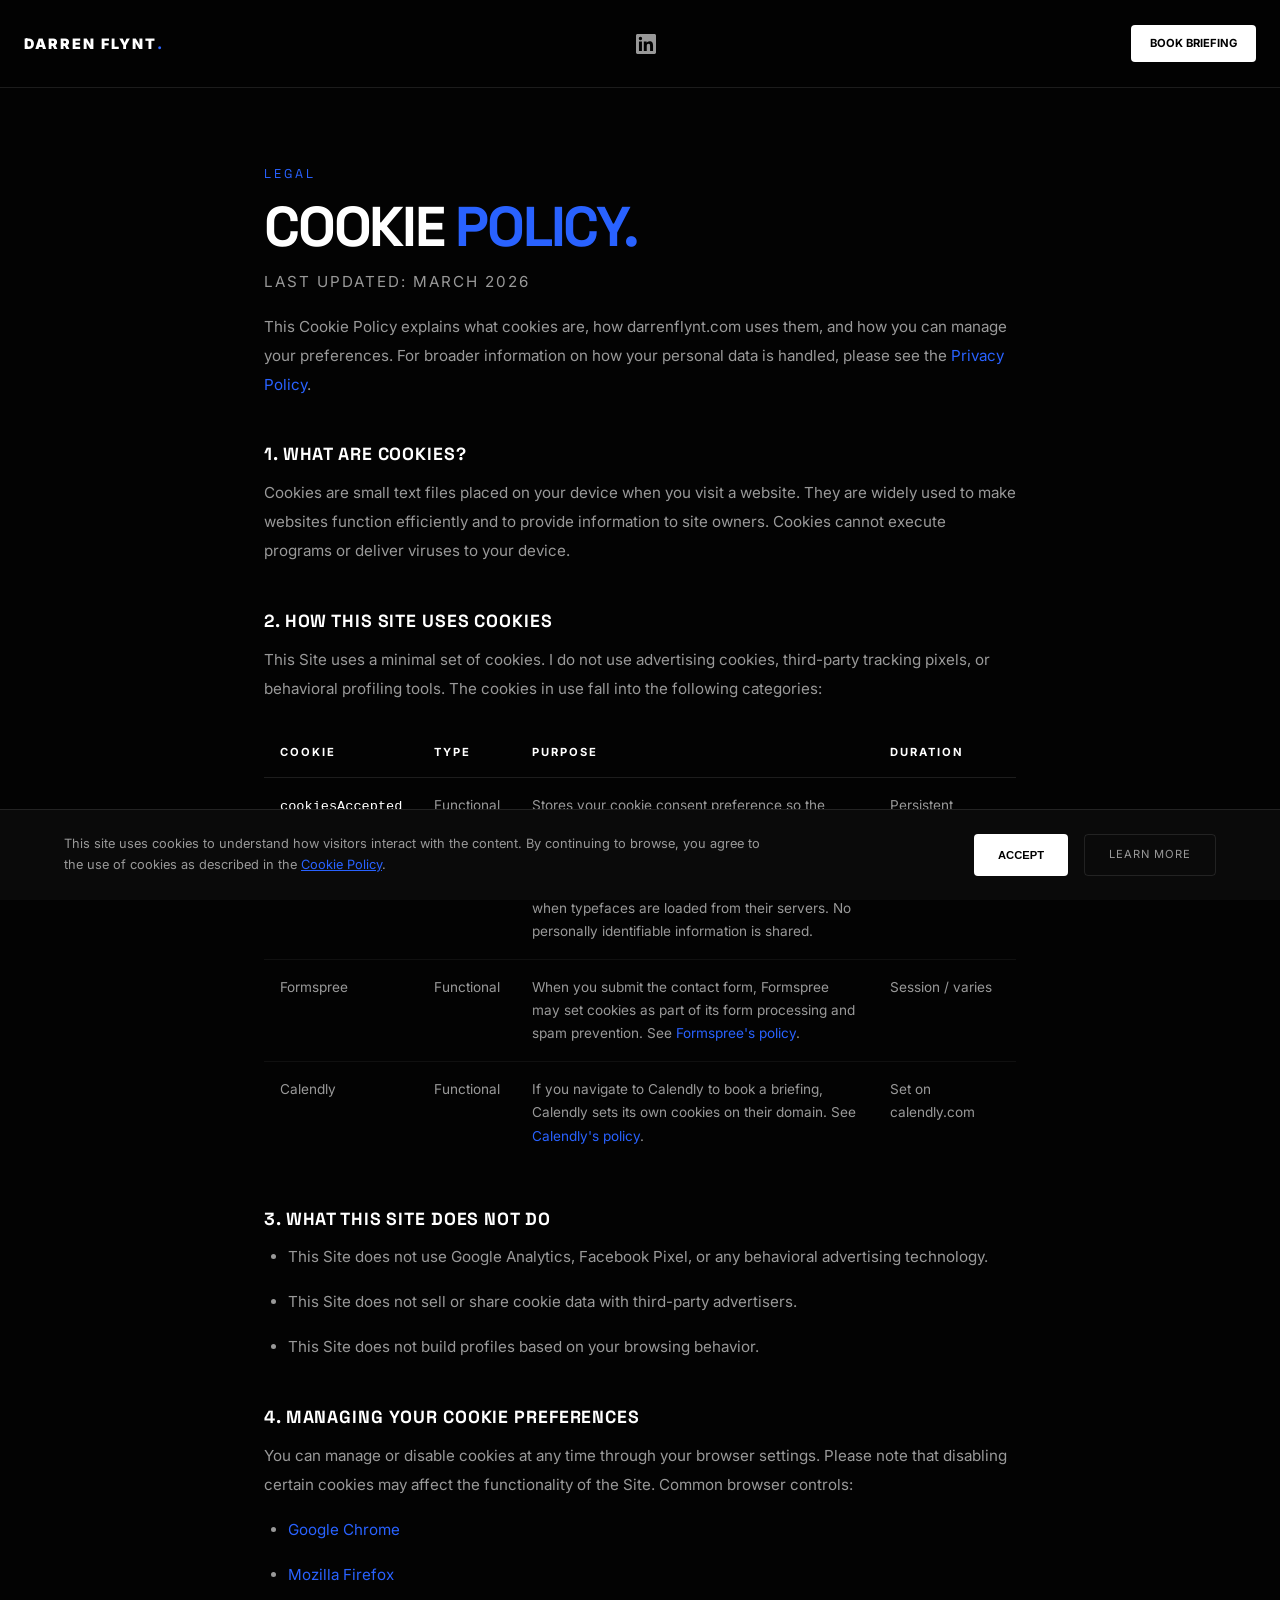
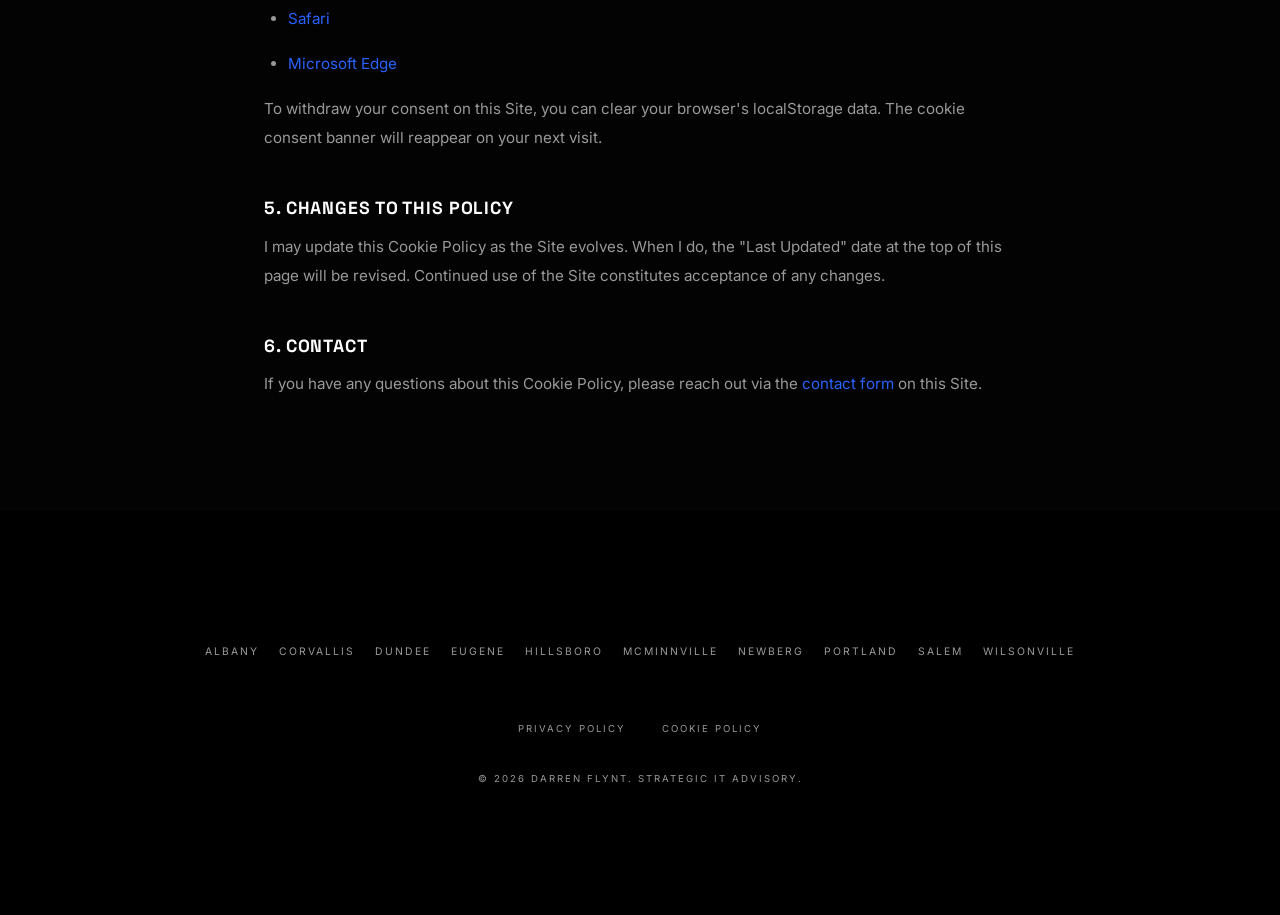
<file: cookie-policy.html>
<!DOCTYPE html>
<html lang="en">
<head>
 <meta charset="UTF-8"><meta name="viewport" content="width=device-width, initial-scale=1.0">
 <link rel="canonical" href="https://darrenflynt.com/cookie-policy.html">
 <title>Cookie Policy | Darren Flynt</title>
 <meta name="description" content="Cookie Policy for darrenflynt.com. Learn what cookies are used on this site and how to manage your preferences.">
 <link rel="stylesheet" href="style.css">
 <link href="https://fonts.googleapis.com/css2?family=Inter:wght@400;700&family=Space+Grotesk:wght@700&display=swap" rel="stylesheet">
 <style>
 .policy-body { max-width: 800px; margin: 0 auto; padding: 6rem 1.5rem; }
 .policy-body h1 { font-size: clamp(2rem, 6vw, 3.5rem); margin-bottom: 1rem; }
 .policy-body h2 { font-size: 1.1rem; margin: 3rem 0 1rem; color: #fff; letter-spacing: 0.05em; }
 .policy-body p, .policy-body li { color: var(--text-dim); font-size: 0.95rem; line-height: 1.9; margin-bottom: 1rem; }
 .policy-body ul { padding-left: 1.5rem; margin-bottom: 1rem; }
 .policy-body a { color: var(--accent); text-decoration: none; }
 .policy-meta { font-size: 0.7rem; color: var(--text-dim); text-transform: uppercase; letter-spacing: 2px; margin-bottom: 4rem; }
 .cookie-table { width: 100%; border-collapse: collapse; margin: 1.5rem 0; }
 .cookie-table th { text-align: left; font-size: 0.7rem; text-transform: uppercase; letter-spacing: 2px; color: #fff; padding: 1rem; border-bottom: 1px solid rgba(255,255,255,0.1); }
 .cookie-table td { font-size: 0.85rem; color: var(--text-dim); padding: 1rem; border-bottom: 1px solid rgba(255,255,255,0.05); vertical-align: top; line-height: 1.7; }
 .cookie-table tr:last-child td { border-bottom: none; }
 </style>
</head>
<body>
 <nav>
 <a href="index.html" class="nav-logo">DARREN FLYNT<span style="color: var(--accent);">.</span></a>
 <a href="https://www.linkedin.com/in/darrenflynt/" target="_blank" rel="noopener" aria-label="LinkedIn" style="color: var(--text-dim); display: inline-flex; align-items: center; padding: 0.6rem 0.8rem; transition: color 0.3s; margin-right: 0.2rem;" onmouseover="this.style.color='var(--accent)'" onmouseout="this.style.color='var(--text-dim)'"><svg xmlns="http://www.w3.org/2000/svg" width="20" height="20" viewBox="0 0 24 24" fill="currentColor" style="display:inline-block;vertical-align:middle;"><path d="M20.447 20.452h-3.554v-5.569c0-1.328-.027-3.037-1.852-3.037-1.853 0-2.136 1.445-2.136 2.939v5.667H9.351V9h3.414v1.561h.046c.477-.9 1.637-1.85 3.37-1.85 3.601 0 4.267 2.37 4.267 5.455v6.286zM5.337 7.433a2.062 2.062 0 0 1-2.063-2.065 2.064 2.064 0 1 1 2.063 2.065zm1.782 13.019H3.555V9h3.564v11.452zM22.225 0H1.771C.792 0 0 .774 0 1.729v20.542C0 23.227.792 24 1.771 24h20.451C23.2 24 24 23.227 24 22.271V1.729C24 .774 23.2 0 22.222 0h.003z"/></svg></a>
        <a href="https://calendly.com/darrenflynt" class="btn" style="padding: 0.6rem 1.2rem; font-size: 0.7rem;">Book Briefing</a>
 </nav>

 <div class="policy-body" style="padding-top: 10rem;">
 <span style="font-family: 'Space Grotesk'; color: var(--accent); font-size: 0.8rem; letter-spacing: 3px;">LEGAL</span>
 <h1 style="margin-top: 1rem;">COOKIE <span class="accent-text">POLICY.</span></h1>
 <p class="policy-meta">Last Updated: March 2026</p>

 <p>This Cookie Policy explains what cookies are, how darrenflynt.com uses them, and how you can manage your preferences. For broader information on how your personal data is handled, please see the <a href="privacy-policy.html">Privacy Policy</a>.</p>

 <h2>1. WHAT ARE COOKIES?</h2>
 <p>Cookies are small text files placed on your device when you visit a website. They are widely used to make websites function efficiently and to provide information to site owners. Cookies cannot execute programs or deliver viruses to your device.</p>

 <h2>2. HOW THIS SITE USES COOKIES</h2>
 <p>This Site uses a minimal set of cookies. I do not use advertising cookies, third-party tracking pixels, or behavioral profiling tools. The cookies in use fall into the following categories:</p>

 <table class="cookie-table">
 <thead>
 <tr>
 <th>Cookie</th>
 <th>Type</th>
 <th>Purpose</th>
 <th>Duration</th>
 </tr>
 </thead>
 <tbody>
 <tr>
 <td><code style="color:#fff;">cookiesAccepted</code></td>
 <td>Functional</td>
 <td>Stores your cookie consent preference so the banner does not reappear on subsequent visits.</td>
 <td>Persistent (localStorage)</td>
 </tr>
 <tr>
 <td>Google Fonts</td>
 <td>Functional</td>
 <td>Google Fonts may set cookies or log requests when typefaces are loaded from their servers. No personally identifiable information is shared.</td>
 <td>Session / varies</td>
 </tr>
 <tr>
 <td>Formspree</td>
 <td>Functional</td>
 <td>When you submit the contact form, Formspree may set cookies as part of its form processing and spam prevention. See <a href="https://formspree.io/legal/privacy-policy" target="_blank" rel="noopener">Formspree's policy</a>.</td>
 <td>Session / varies</td>
 </tr>
 <tr>
 <td>Calendly</td>
 <td>Functional</td>
 <td>If you navigate to Calendly to book a briefing, Calendly sets its own cookies on their domain. See <a href="https://calendly.com/privacy" target="_blank" rel="noopener">Calendly's policy</a>.</td>
 <td>Set on calendly.com</td>
 </tr>
 </tbody>
 </table>

 <h2>3. WHAT THIS SITE DOES NOT DO</h2>
 <ul>
 <li>This Site does not use Google Analytics, Facebook Pixel, or any behavioral advertising technology.</li>
 <li>This Site does not sell or share cookie data with third-party advertisers.</li>
 <li>This Site does not build profiles based on your browsing behavior.</li>
 </ul>

 <h2>4. MANAGING YOUR COOKIE PREFERENCES</h2>
 <p>You can manage or disable cookies at any time through your browser settings. Please note that disabling certain cookies may affect the functionality of the Site. Common browser controls:</p>
 <ul>
 <li><a href="https://support.google.com/chrome/answer/95647" target="_blank" rel="noopener">Google Chrome</a></li>
 <li><a href="https://support.mozilla.org/en-US/kb/enable-and-disable-cookies-website-preferences" target="_blank" rel="noopener">Mozilla Firefox</a></li>
 <li><a href="https://support.apple.com/en-us/105082" target="_blank" rel="noopener">Safari</a></li>
 <li><a href="https://support.microsoft.com/en-us/windows/manage-cookies-in-microsoft-edge" target="_blank" rel="noopener">Microsoft Edge</a></li>
 </ul>
 <p>To withdraw your consent on this Site, you can clear your browser's localStorage data. The cookie consent banner will reappear on your next visit.</p>

 <h2>5. CHANGES TO THIS POLICY</h2>
 <p>I may update this Cookie Policy as the Site evolves. When I do, the "Last Updated" date at the top of this page will be revised. Continued use of the Site constitutes acceptance of any changes.</p>

 <h2>6. CONTACT</h2>
 <p>If you have any questions about this Cookie Policy, please reach out via the <a href="index.html#contact">contact form</a> on this Site.</p>
 </div>

 <footer><div class="container">
 <div class="city-nav footer-nav">
 <a href="albany.html">Albany</a><a href="corvallis.html">Corvallis</a><a href="dundee.html">Dundee</a><a href="eugene.html">Eugene</a><a href="hillsboro.html">Hillsboro</a><a href="mcminnville.html">McMinnville</a><a href="newberg.html">Newberg</a><a href="portland.html">Portland</a><a href="salem.html">Salem</a><a href="wilsonville.html">Wilsonville</a>
 </div>
 <div style="margin-bottom: 2rem;">
 <a href="privacy-policy.html" style="font-size: 0.6rem; color: var(--text-dim); text-transform: uppercase; letter-spacing: 2px; text-decoration: none; margin: 0 1rem;">Privacy Policy</a>
 <a href="cookie-policy.html" style="font-size: 0.6rem; color: var(--text-dim); text-transform: uppercase; letter-spacing: 2px; text-decoration: none; margin: 0 1rem;">Cookie Policy</a>
 </div>
 <p style="font-size: 0.6rem; color: var(--text-dim); text-transform: uppercase; letter-spacing: 2px;">© 2026 Darren Flynt. Strategic IT Advisory.</p>
 </div></footer>

 <!-- Cookie Banner -->
 <div id="cookie-banner" style="display:none; position:fixed; bottom:0; left:0; right:0; z-index:9999; background:#0a0a0a; border-top:1px solid rgba(255,255,255,0.1); padding:1.5rem;">
 <div class="container" style="display:flex; flex-wrap:wrap; align-items:center; justify-content:space-between; gap:1rem;">
 <p style="color:var(--text-dim); font-size:0.8rem; margin:0; max-width:700px;">This site uses cookies to understand how visitors interact with the content. By continuing to browse, you agree to the use of cookies as described in the <a href="cookie-policy.html" style="color:var(--accent);">Cookie Policy</a>.</p>
 <div style="display:flex; gap:1rem; flex-shrink:0;">
 <button onclick="acceptCookies()" class="btn" style="padding:0.7rem 1.5rem; font-size:0.7rem;">Accept</button>
 <a href="cookie-policy.html" style="padding:0.7rem 1.5rem; font-size:0.7rem; color:var(--text-dim); text-decoration:none; text-transform:uppercase; letter-spacing:1px; border:1px solid rgba(255,255,255,0.1); border-radius:4px;">Learn More</a>
 </div>
 </div>
 </div>
 <script>
 function acceptCookies() {
 localStorage.setItem('cookiesAccepted', 'true');
 document.getElementById('cookie-banner').style.display = 'none';
 }
 if (!localStorage.getItem('cookiesAccepted')) {
 document.getElementById('cookie-banner').style.display = 'block';
 }
 </script>
</body>
</html>
</file>
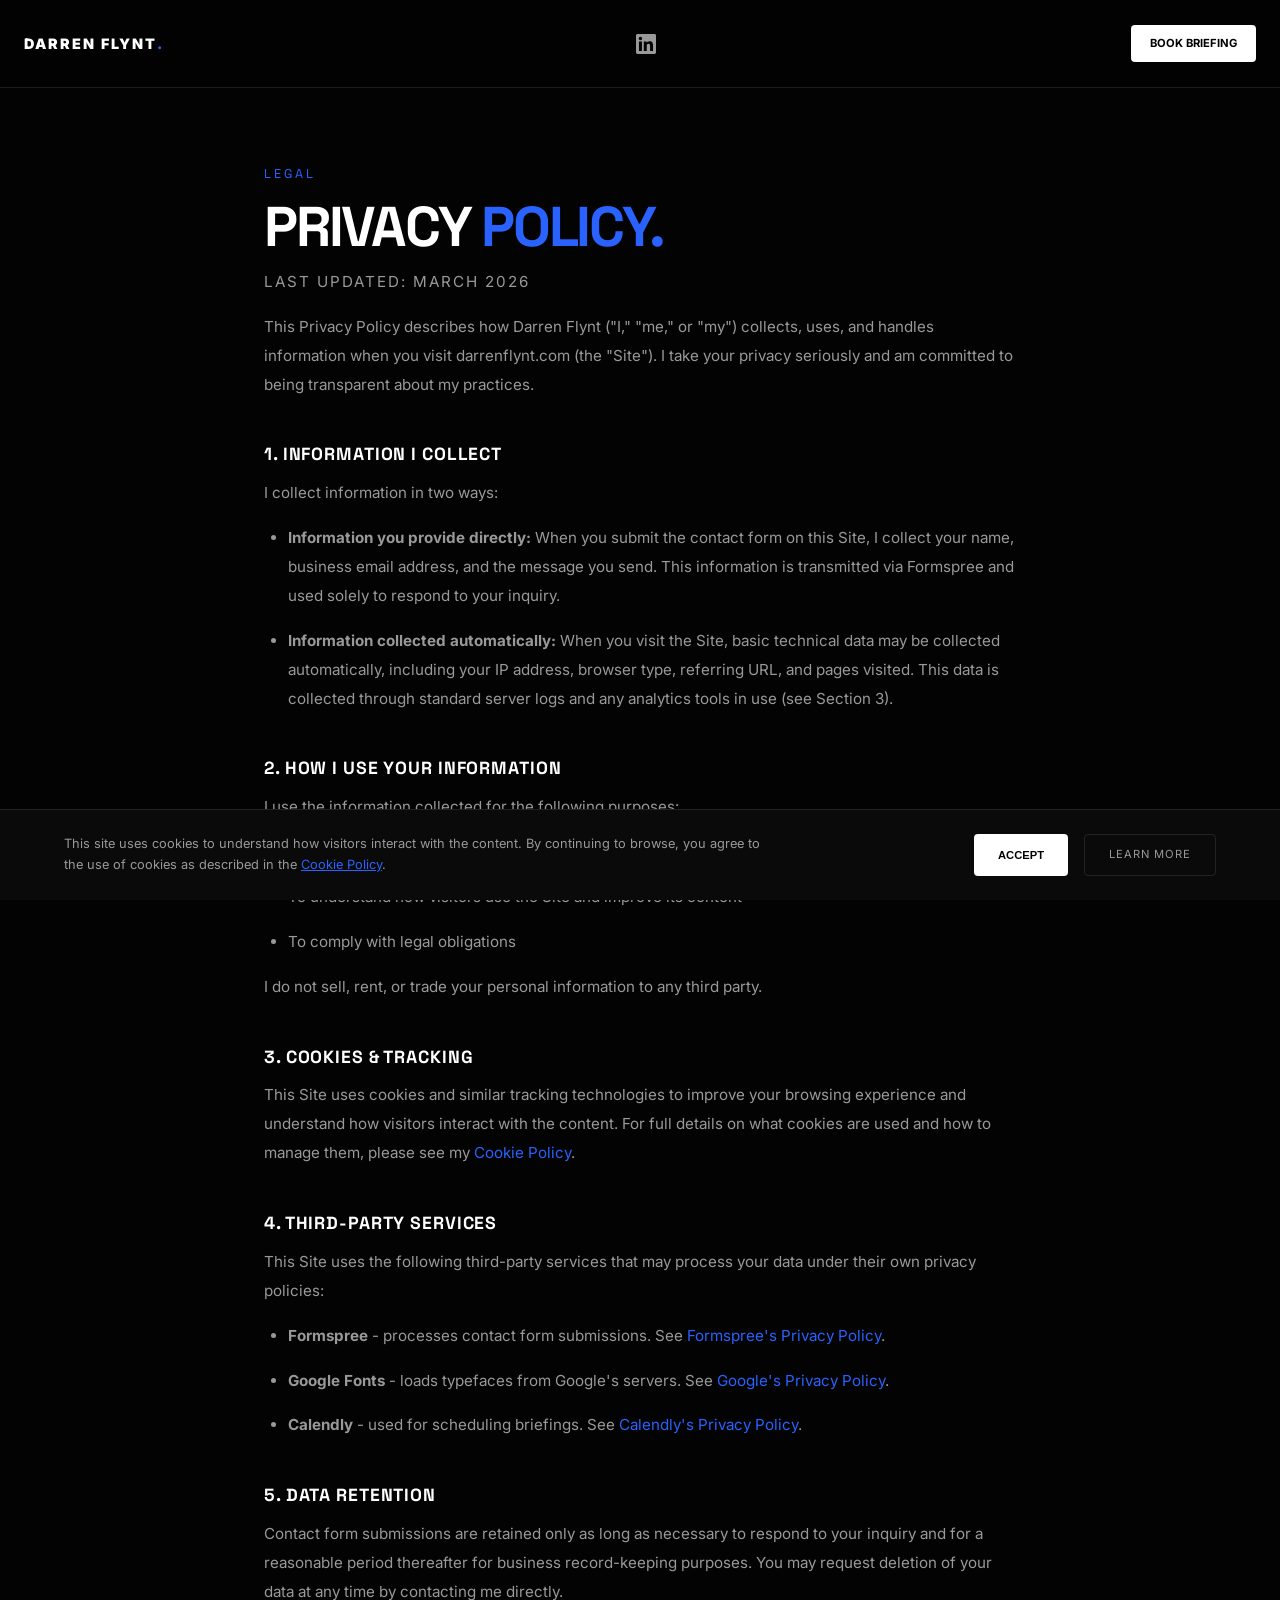
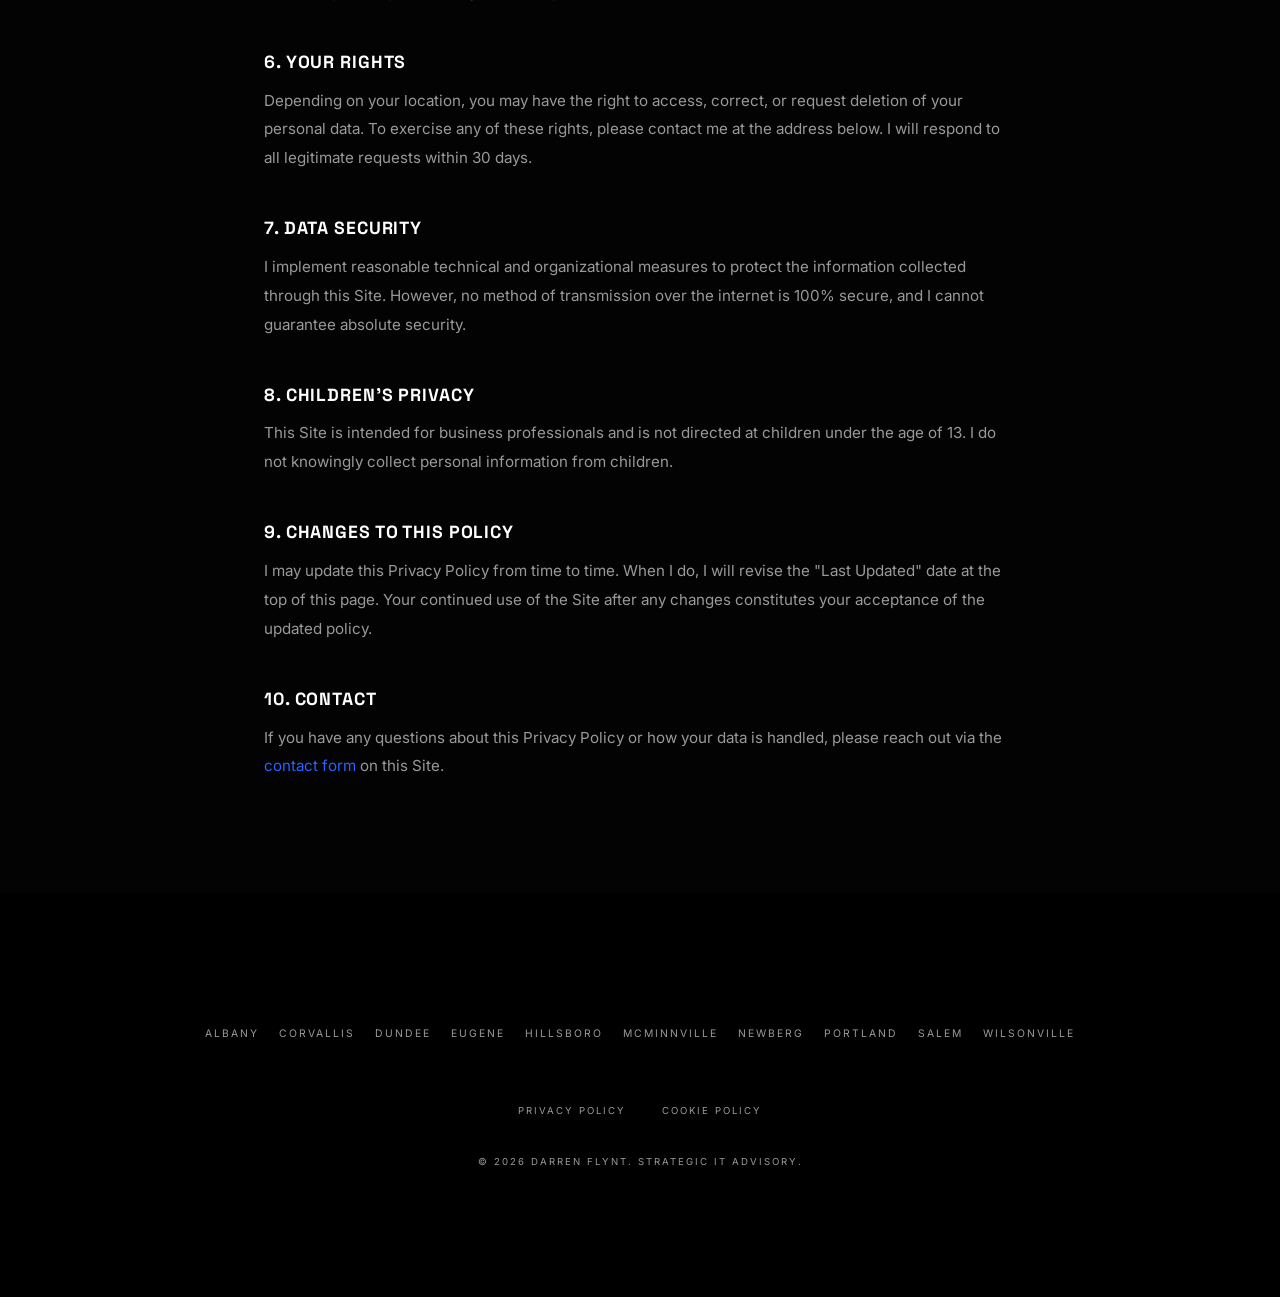
<file: privacy-policy.html>
<!DOCTYPE html>
<html lang="en">
<head>
 <meta charset="UTF-8"><meta name="viewport" content="width=device-width, initial-scale=1.0">
 <link rel="canonical" href="https://darrenflynt.com/privacy-policy.html">
 <title>Privacy Policy | Darren Flynt</title>
 <meta name="description" content="Privacy Policy for darrenflynt.com. Learn how Darren Flynt collects, uses, and protects your personal information.">
 <link rel="stylesheet" href="style.css">
 <link href="https://fonts.googleapis.com/css2?family=Inter:wght@400;700&family=Space+Grotesk:wght@700&display=swap" rel="stylesheet">
 <style>
 .policy-body { max-width: 800px; margin: 0 auto; padding: 6rem 1.5rem; }
 .policy-body h1 { font-size: clamp(2rem, 6vw, 3.5rem); margin-bottom: 1rem; }
 .policy-body h2 { font-size: 1.1rem; margin: 3rem 0 1rem; color: #fff; letter-spacing: 0.05em; }
 .policy-body p, .policy-body li { color: var(--text-dim); font-size: 0.95rem; line-height: 1.9; margin-bottom: 1rem; }
 .policy-body ul { padding-left: 1.5rem; margin-bottom: 1rem; }
 .policy-body a { color: var(--accent); text-decoration: none; }
 .policy-meta { font-size: 0.7rem; color: var(--text-dim); text-transform: uppercase; letter-spacing: 2px; margin-bottom: 4rem; }
 </style>
</head>
<body>
 <nav>
 <a href="index.html" class="nav-logo">DARREN FLYNT<span style="color: var(--accent);">.</span></a>
 <a href="https://www.linkedin.com/in/darrenflynt/" target="_blank" rel="noopener" aria-label="LinkedIn" style="color: var(--text-dim); display: inline-flex; align-items: center; padding: 0.6rem 0.8rem; transition: color 0.3s; margin-right: 0.2rem;" onmouseover="this.style.color='var(--accent)'" onmouseout="this.style.color='var(--text-dim)'"><svg xmlns="http://www.w3.org/2000/svg" width="20" height="20" viewBox="0 0 24 24" fill="currentColor" style="display:inline-block;vertical-align:middle;"><path d="M20.447 20.452h-3.554v-5.569c0-1.328-.027-3.037-1.852-3.037-1.853 0-2.136 1.445-2.136 2.939v5.667H9.351V9h3.414v1.561h.046c.477-.9 1.637-1.85 3.37-1.85 3.601 0 4.267 2.37 4.267 5.455v6.286zM5.337 7.433a2.062 2.062 0 0 1-2.063-2.065 2.064 2.064 0 1 1 2.063 2.065zm1.782 13.019H3.555V9h3.564v11.452zM22.225 0H1.771C.792 0 0 .774 0 1.729v20.542C0 23.227.792 24 1.771 24h20.451C23.2 24 24 23.227 24 22.271V1.729C24 .774 23.2 0 22.222 0h.003z"/></svg></a>
        <a href="https://calendly.com/darrenflynt" class="btn" style="padding: 0.6rem 1.2rem; font-size: 0.7rem;">Book Briefing</a>
 </nav>

 <div class="policy-body" style="padding-top: 10rem;">
 <span style="font-family: 'Space Grotesk'; color: var(--accent); font-size: 0.8rem; letter-spacing: 3px;">LEGAL</span>
 <h1 style="margin-top: 1rem;">PRIVACY <span class="accent-text">POLICY.</span></h1>
 <p class="policy-meta">Last Updated: March 2026</p>

 <p>This Privacy Policy describes how Darren Flynt ("I," "me," or "my") collects, uses, and handles information when you visit darrenflynt.com (the "Site"). I take your privacy seriously and am committed to being transparent about my practices.</p>

 <h2>1. INFORMATION I COLLECT</h2>
 <p>I collect information in two ways:</p>
 <ul>
 <li><strong>Information you provide directly:</strong> When you submit the contact form on this Site, I collect your name, business email address, and the message you send. This information is transmitted via Formspree and used solely to respond to your inquiry.</li>
 <li><strong>Information collected automatically:</strong> When you visit the Site, basic technical data may be collected automatically, including your IP address, browser type, referring URL, and pages visited. This data is collected through standard server logs and any analytics tools in use (see Section 3).</li>
 </ul>

 <h2>2. HOW I USE YOUR INFORMATION</h2>
 <p>I use the information collected for the following purposes:</p>
 <ul>
 <li>To respond to inquiries submitted through the contact form</li>
 <li>To understand how visitors use the Site and improve its content</li>
 <li>To comply with legal obligations</li>
 </ul>
 <p>I do not sell, rent, or trade your personal information to any third party.</p>

 <h2>3. COOKIES & TRACKING</h2>
 <p>This Site uses cookies and similar tracking technologies to improve your browsing experience and understand how visitors interact with the content. For full details on what cookies are used and how to manage them, please see my <a href="cookie-policy.html">Cookie Policy</a>.</p>

 <h2>4. THIRD-PARTY SERVICES</h2>
 <p>This Site uses the following third-party services that may process your data under their own privacy policies:</p>
 <ul>
 <li><strong>Formspree</strong> - processes contact form submissions. See <a href="https://formspree.io/legal/privacy-policy" target="_blank" rel="noopener">Formspree's Privacy Policy</a>.</li>
 <li><strong>Google Fonts</strong> - loads typefaces from Google's servers. See <a href="https://policies.google.com/privacy" target="_blank" rel="noopener">Google's Privacy Policy</a>.</li>
 <li><strong>Calendly</strong> - used for scheduling briefings. See <a href="https://calendly.com/privacy" target="_blank" rel="noopener">Calendly's Privacy Policy</a>.</li>
 </ul>

 <h2>5. DATA RETENTION</h2>
 <p>Contact form submissions are retained only as long as necessary to respond to your inquiry and for a reasonable period thereafter for business record-keeping purposes. You may request deletion of your data at any time by contacting me directly.</p>

 <h2>6. YOUR RIGHTS</h2>
 <p>Depending on your location, you may have the right to access, correct, or request deletion of your personal data. To exercise any of these rights, please contact me at the address below. I will respond to all legitimate requests within 30 days.</p>

 <h2>7. DATA SECURITY</h2>
 <p>I implement reasonable technical and organizational measures to protect the information collected through this Site. However, no method of transmission over the internet is 100% secure, and I cannot guarantee absolute security.</p>

 <h2>8. CHILDREN'S PRIVACY</h2>
 <p>This Site is intended for business professionals and is not directed at children under the age of 13. I do not knowingly collect personal information from children.</p>

 <h2>9. CHANGES TO THIS POLICY</h2>
 <p>I may update this Privacy Policy from time to time. When I do, I will revise the "Last Updated" date at the top of this page. Your continued use of the Site after any changes constitutes your acceptance of the updated policy.</p>

 <h2>10. CONTACT</h2>
 <p>If you have any questions about this Privacy Policy or how your data is handled, please reach out via the <a href="index.html#contact">contact form</a> on this Site.</p>
 </div>

 <footer><div class="container">
 <div class="city-nav footer-nav">
 <a href="albany.html">Albany</a><a href="corvallis.html">Corvallis</a><a href="dundee.html">Dundee</a><a href="eugene.html">Eugene</a><a href="hillsboro.html">Hillsboro</a><a href="mcminnville.html">McMinnville</a><a href="newberg.html">Newberg</a><a href="portland.html">Portland</a><a href="salem.html">Salem</a><a href="wilsonville.html">Wilsonville</a>
 </div>
 <div style="margin-bottom: 2rem;">
 <a href="privacy-policy.html" style="font-size: 0.6rem; color: var(--text-dim); text-transform: uppercase; letter-spacing: 2px; text-decoration: none; margin: 0 1rem;">Privacy Policy</a>
 <a href="cookie-policy.html" style="font-size: 0.6rem; color: var(--text-dim); text-transform: uppercase; letter-spacing: 2px; text-decoration: none; margin: 0 1rem;">Cookie Policy</a>
 </div>
 <p style="font-size: 0.6rem; color: var(--text-dim); text-transform: uppercase; letter-spacing: 2px;">© 2026 Darren Flynt. Strategic IT Advisory.</p>
 </div></footer>

 <!-- Cookie Banner -->
 <div id="cookie-banner" style="display:none; position:fixed; bottom:0; left:0; right:0; z-index:9999; background:#0a0a0a; border-top:1px solid rgba(255,255,255,0.1); padding:1.5rem;">
 <div class="container" style="display:flex; flex-wrap:wrap; align-items:center; justify-content:space-between; gap:1rem;">
 <p style="color:var(--text-dim); font-size:0.8rem; margin:0; max-width:700px;">This site uses cookies to understand how visitors interact with the content. By continuing to browse, you agree to the use of cookies as described in the <a href="cookie-policy.html" style="color:var(--accent);">Cookie Policy</a>.</p>
 <div style="display:flex; gap:1rem; flex-shrink:0;">
 <button onclick="acceptCookies()" class="btn" style="padding:0.7rem 1.5rem; font-size:0.7rem;">Accept</button>
 <a href="cookie-policy.html" style="padding:0.7rem 1.5rem; font-size:0.7rem; color:var(--text-dim); text-decoration:none; text-transform:uppercase; letter-spacing:1px; border:1px solid rgba(255,255,255,0.1); border-radius:4px;">Learn More</a>
 </div>
 </div>
 </div>
 <script>
 function acceptCookies() {
 localStorage.setItem('cookiesAccepted', 'true');
 document.getElementById('cookie-banner').style.display = 'none';
 }
 if (!localStorage.getItem('cookiesAccepted')) {
 document.getElementById('cookie-banner').style.display = 'block';
 }
 </script>
</body>
</html>
</file>
<file: style.css>
:root {
  --bg: #030303; 
  --card-bg: #0a0a0a; 
  --accent: #2962ff;
  --white: #ffffff; 
  --text-dim: #999999; 
  --border: rgba(255, 255, 255, 0.1);
}

* { box-sizing: border-box; margin: 0; padding: 0; }
body { 
  background-color: var(--bg); color: var(--white); 
  font-family: 'Inter', sans-serif; line-height: 1.6; overflow-x: hidden; 
}

.container { max-width: 1200px; margin: 0 auto; padding: 0 1.5rem; }

/* TYPOGRAPHY */
h1, h2, h3 { font-family: 'Space Grotesk', sans-serif; font-weight: 700; text-transform: uppercase; letter-spacing: -0.04em; line-height: 0.9; }
.accent-text { color: var(--accent); }

/* NAVIGATION (Top & Bottom) */
nav { 
  position: fixed; top: 0; width: 100%; z-index: 1000; padding: 1.5rem; 
  background: rgba(3, 3, 3, 0.85); backdrop-filter: blur(15px); border-bottom: 1px solid var(--border);
  display: flex; justify-content: space-between; align-items: center;
}
.nav-logo { font-weight: 900; font-size: 0.9rem; text-decoration: none; color: #fff; letter-spacing: 2px; }

.city-nav { 
  text-align: center; font-size: 0.65rem; 
  letter-spacing: 2px; text-transform: uppercase; 
}
.city-nav.header-nav { padding: 8rem 0 2rem; border-bottom: 1px solid var(--border); }
.city-nav.footer-nav { margin-bottom: 3rem; }
.city-nav a { color: var(--text-dim); text-decoration: none; margin: 0 10px; transition: 0.3s; display: inline-block; padding: 5px 0; }
.city-nav a:hover { color: var(--accent); }

/* SECTIONS */
section { padding: 8rem 0; border-bottom: 1px solid var(--border); }
.hero { min-height: 60vh; display: flex; align-items: center; }
h1 { font-size: clamp(3rem, 12vw, 8.5rem); }
.hero-sub { max-width: 650px; font-size: 1.2rem; color: var(--text-dim); margin: 3rem 0; }

.btn { 
  display: inline-block; padding: 1.2rem 2.5rem; background: var(--white); color: #000; 
  text-decoration: none; font-weight: 700; text-transform: uppercase; font-size: 0.8rem; 
  border-radius: 4px; transition: 0.3s; border: none; cursor: pointer; text-align: center;
}
.btn:hover { background: var(--accent); color: #fff; }

/* INDUSTRY GRID - Fixed Text Density */
.maze-grid { 
  display: grid; grid-template-columns: repeat(auto-fit, minmax(320px, 1fr)); 
  gap: 1px; background: var(--border); border: 1px solid var(--border); margin-top: 3rem; 
}
.maze-card { background: var(--card-bg); padding: 5rem 3rem; transition: 0.4s; }
.maze-card:hover { background: #0c0c0c; }
.maze-card h3 { font-size: 1.2rem; margin-bottom: 1.5rem; color: #fff; }
.maze-card p { color: var(--text-dim); font-size: 0.95rem; line-height: 1.8; }

/* PORTRAIT - Controlled Size */
.portrait-wrap { flex: 1; display: flex; justify-content: center; align-items: center; }
.portrait { width: 100%; max-width: 350px; height: auto; border-radius: 4px; filter: grayscale(1); border: 1px solid var(--border); }

/* FOOTER */
footer { padding: 8rem 0; background: #000; text-align: center; }

@media (max-width: 768px) { h1 { font-size: 4rem; } .city-nav.header-nav { display: none; } }
/* FAQ SECTION */
.faq-item {
  padding: 3rem 0;
  border-bottom: 1px solid var(--border);
}
.faq-q {
  font-size: 1.15rem;
  font-family: 'Space Grotesk', sans-serif;
  font-weight: 700;
  text-transform: uppercase;
  letter-spacing: -0.02em;
  color: #fff;
  margin-bottom: 1.2rem;
  line-height: 1.3;
}
.faq-a {
  color: var(--text-dim);
  font-size: 1rem;
  line-height: 1.9;
  max-width: 820px;
}
</file>
